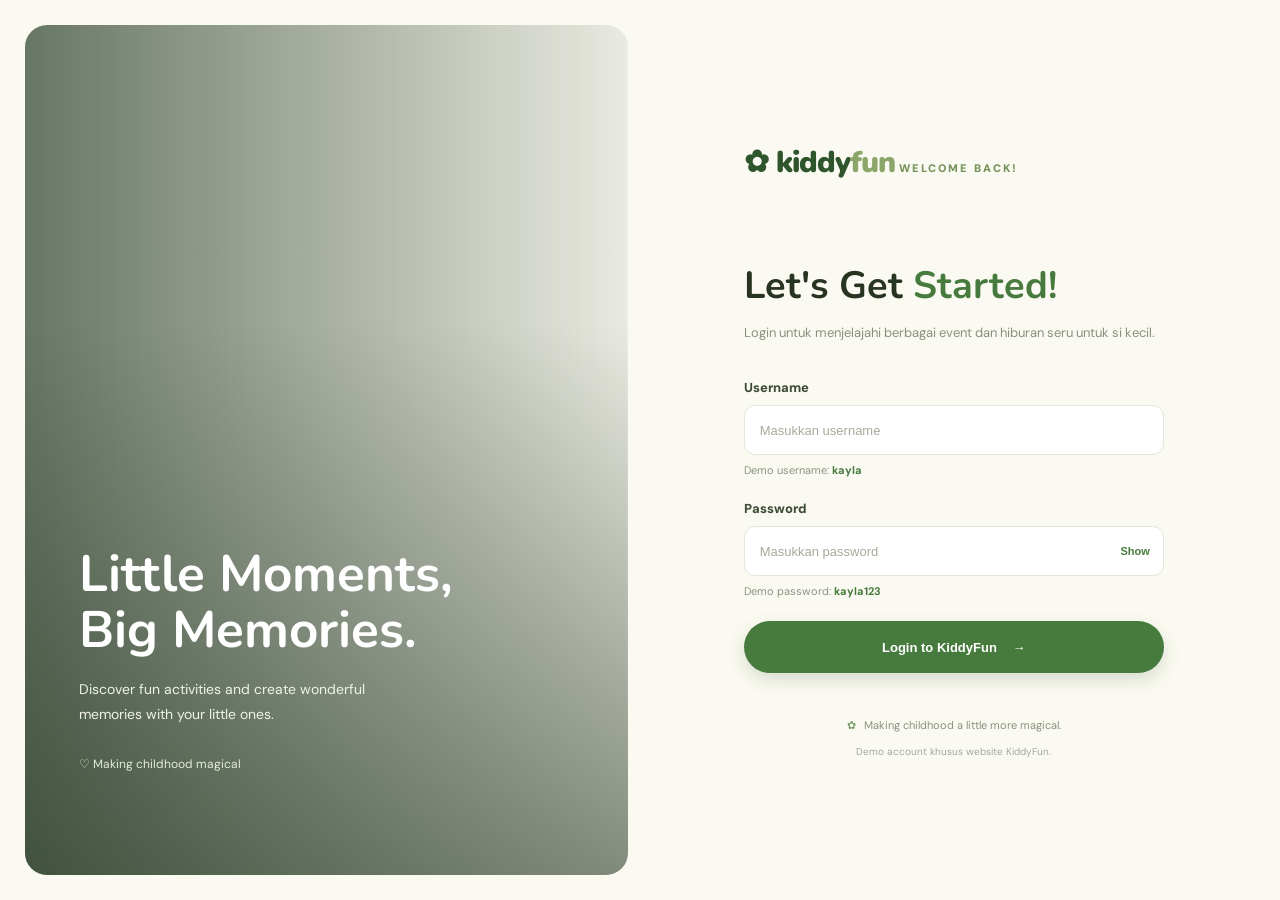
<file: index.html>
<!DOCTYPE html>
<html lang="id">
<head>

<script>
  if (sessionStorage.getItem("kiddyfunLoggedIn") !== "true") {
      window.location.replace("login.html");
  }
</script>

  <meta charset="UTF-8">
  <meta name="viewport" content="width=device-width, initial-scale=1.0">
  <title>KiddyFun — Event Seru untuk Anak</title>
  <link rel="preconnect" href="https://fonts.googleapis.com">
  <link rel="preconnect" href="https://fonts.gstatic.com" crossorigin>
  <link href="https://fonts.googleapis.com/css2?family=DM+Sans:wght@400;500;600;700;800&family=Nunito:wght@600;700;800;900&display=swap" rel="stylesheet">
  <link rel="stylesheet" href="css/style.css">
</head>
<body>
  <header class="site-header">
    <a class="brand" href="#home"><span class="brand-mark">✿</span> kiddy<span>fun</span></a>
    <nav id="mainNav">
      <a href="#home" class="nav-link active">Home</a>
      <a href="#events" class="nav-link">Explore Events</a>
      <a href="#about" class="nav-link">About Us</a>
      <a href="#journey" class="nav-link">Event Journey</a>
    </nav>
    <div class="header-actions">
      <button class="text-button" id="ticketsButton">My Tickets <span class="ticket-count" id="ticketCount">0</span></button>
      <button class="primary-button small" id="loginButton">Join Us</button>
      <button class="text-button" id="logoutButton">
        Logout ↗
      </button>
      <button class="menu-toggle" id="menuToggle" aria-label="Buka menu">☰</button>
    </div>
  </header>

  <main>
    <section class="hero" id="home">
      <div class="hero-photo"></div>
      <div class="hero-shade"></div>
      <div class="hero-content">
        <span class="eyebrow light">✦ LITTLE MOMENTS, BIG MEMORIES</span>
        <h1>Make Their<br><em>Childhood</em> Magical.</h1>
        <p>Temukan event seru, aktivitas kreatif, dan pengalaman menyenangkan untuk si kecil bersama KiddyFun.</p>
        <a href="#events" class="primary-button">Explore Events <span>↗</span></a>
        <div class="hero-note"><span class="note-icon">♡</span><span>Play, learn, and grow together.</span></div>
      </div>
      <div class="hero-sticker">FUN<br><b>FOR</b><br>KIDS!</div>
      <div class="hero-bottom"><span>01 / 03</span><span class="hero-line"></span><span>Discover a world of fun</span></div>
    </section>

    <section class="quick-search">
      <div class="search-intro"><span class="eyebrow">FIND YOUR FUN</span><strong>Plan a happy day!</strong></div>
      <label class="search-field"><span>⌕</span><input id="searchInput" type="search" placeholder="Cari event, aktivitas, atau lokasi..."></label>
      <select id="categoryFilter" aria-label="Kategori event">
        <option value="all">Semua kategori</option>
        <option value="Kreativitas">Kreativitas</option>
        <option value="Festival">Festival</option>
        <option value="Edukasi">Edukasi</option>
        <option value="Petualangan">Petualangan</option>
      </select>
      <button class="primary-button search-button" id="searchButton">Find Event</button>
    </section>

    <section class="intro-section section-wrap" id="about">
      <div class="intro-image">
        <img src="https://images.unsplash.com/photo-1503454537195-1dcabb73ffb9?auto=format&fit=crop&w=900&q=85" alt="Anak-anak sedang bermain bersama">
        <div class="round-stamp">HAPPY<br>FAMILY<br>TIME ✿</div>
      </div>
      <div class="intro-copy">
        <span class="eyebrow">WELCOME TO KIDDYFUN</span>
        <h2>Small adventures.<br><em>Wonderful memories.</em></h2>
        <p>KiddyFun adalah platform event dan hiburan anak yang membantu orang tua menemukan kegiatan positif untuk mengisi waktu bersama keluarga. Dari kelas kreatif hingga festival penuh permainan, selalu ada pengalaman baru untuk dicoba.</p>
        <div class="intro-points">
          <span>✓ Aktivitas sesuai usia</span><span>✓ Pendaftaran mudah</span><span>✓ Momen seru bersama keluarga</span>
        </div>
        <a href="#events" class="text-link">Kenali event kami <span>→</span></a>
      </div>
    </section>

    <section class="events-section" id="events">
      <div class="section-wrap">
        <div class="section-heading">
          <div><span class="eyebrow">MAKE EVERY DAY SPECIAL</span><h2>Find Your Next <em>Adventure</em></h2><p>Pilih pengalaman menyenangkan untuk si kecil.</p></div>
          <div class="slider-arrows"><button id="clearFilter" class="outline-button">Reset filter ↺</button></div>
        </div>
        <div class="event-grid" id="eventGrid"></div>
        <p class="empty-message hidden" id="emptyMessage">Event tidak ditemukan. Coba kata kunci atau kategori lain, ya!</p>
      </div>
    </section>

    <section class="journey-section" id="journey">
      <div class="section-wrap">
        <div class="section-heading journey-heading">
          <div><span class="eyebrow">A LITTLE LOOK AT OUR COMMUNITY</span><h2>Every click brings <em>more smiles.</em></h2><p>Contoh data perjalanan pengguna KiddyFun dari melihat event hingga hadir di acara.</p></div>
          <div class="yield-box"><span>OVERALL CONVERSION</span><strong id="overallYield">15.8%</strong></div>
        </div>
        <div class="funnel-card">
          <div class="funnel-top"><div><strong>Event Registration Funnel</strong><small>Simulasi data pengguna · Data dummy</small></div><span class="data-tag">● LIVE DEMO</span></div>
          <div class="funnel-list" id="funnelList"></div>
          <div class="funnel-foot"><span>Angka dan persentase akan berubah saat simulasi pendaftaran dilakukan.</span><button id="resetDemo" class="text-link">Reset data demo ↺</button></div>
        </div>
        <div class="formula-grid">
          <article><span class="formula-icon">↗</span><strong>Conversion Rate</strong><p>Jumlah tahap berikutnya ÷ jumlah tahap sebelumnya × 100%.</p></article>
          <article><span class="formula-icon">↓</span><strong>Drop-off Rate</strong><p>100% − conversion rate. Menunjukkan pengguna yang tidak lanjut.</p></article>
          <article><span class="formula-icon">◎</span><strong>Overall Yield</strong><p>Total yang hadir ÷ total pengunjung × 100%.</p></article>
        </div>
      </div>
    </section>

    <section class="newsletter section-wrap">
      <div><span class="eyebrow light">LET THE FUN BEGIN</span><h2>Ready for a day<br>full of <em>smiles?</em></h2><p>Temukan kegiatan favorit si kecil bersama KiddyFun.</p></div>
      <a href="#events" class="light-button">Explore all events ↗</a>
      <span class="newsletter-doodle">✳</span>
    </section>
  </main>

  <footer class="site-footer"><a class="brand" href="#home"><span class="brand-mark">✿</span> kiddy<span>fun</span></a><p>Making childhood a little more magical.</p><span>© 2026 KiddyFun · Demo website dengan data dummy</span></footer>

  <div class="modal-backdrop hidden" id="registrationModal">
    <div class="modal">
      <button class="modal-close" data-close aria-label="Tutup">×</button>
      <span class="eyebrow">LET'S HAVE SOME FUN</span>
      <h2>Join the <em>Adventure!</em></h2>
      <p class="modal-event-name" id="modalEventName">Daftar event pilihanmu</p>
      <form id="registrationForm">
        <input type="hidden" id="selectedEventId">
        <label>Nama orang tua<input id="parentName" required placeholder="Nama lengkap"></label>
        <div class="form-row">
          <label>Nama anak<input id="childName" required placeholder="Nama anak"></label>
          <label>Usia anak<select id="childAge" required><option value="">Pilih usia</option><option>3 tahun</option><option>4 tahun</option><option>5 tahun</option><option>6 tahun</option><option>7 tahun</option><option>8 tahun</option><option>9 tahun</option><option>10 tahun</option><option>11 tahun</option><option>12 tahun</option></select></label>
        </div>
        <label>Email orang tua<input id="parentEmail" type="email" required placeholder="nama@email.com"></label>
        <label>Nomor WhatsApp<input id="parentPhone" type="tel" required placeholder="08xxxxxxxxxx"></label>
        <button class="primary-button full" type="submit">Confirm Registration <span>→</span></button>
        <small class="form-note">Demo: data pendaftaran disimpan di browser ini (localStorage), bukan dikirim ke server.</small>
      </form>
    </div>
  </div>

  <div class="modal-backdrop hidden" id="ticketsModal">
    <div class="modal tickets-modal">
      <button class="modal-close" data-close aria-label="Tutup">×</button>
      <span class="eyebrow">YOUR HAPPY MOMENTS</span><h2>My <em>Tickets</em></h2>
      <p>Daftar event yang sudah kamu ikuti.</p>
      <div id="ticketList" class="ticket-list"></div>
    </div>
  </div>
  <div class="toast" id="toast"></div>




<!-- KiddyBot Chat Widget -->
<div id="kiddybot-widget">

  <button id="kiddybot-toggle" type="button">💬</button>

  <div id="kiddybot-window" class="kiddybot-hidden">

      <!-- HEADER -->
      <div class="kiddybot-header">
          <div>
              <strong>🐻 KiddyBot</strong>
              <small>Teman mencari event si kecil</small>
          </div>
          <button id="kiddybot-close" type="button">×</button>
      </div>

      <!-- AREA PERCAKAPAN -->
      <div id="kiddybot-messages">
          <div class="kiddybot-message bot">
              Halo! 👋 Aku KiddyBot. Mau mencari event seru untuk si kecil?
          </div>
      </div>

      <!-- PERTANYAAN CEPAT -->
      <div class="kiddybot-quick-area">
          <div class="kiddybot-quick-title">
              Coba tanyakan ini, yuk! ✨
          </div>

          <div class="kiddybot-quick-questions">

              <button type="button" class="kiddybot-quick-btn"
                  data-question="Ada event untuk anak usia 5 tahun?">
                  Ada event untuk anak usia 5 tahun?
              </button>

              <button type="button" class="kiddybot-quick-btn"
                  data-question="Event apa saja yang ada di Depok?">
                  Event apa saja yang ada di Depok?
              </button>

              <button type="button" class="kiddybot-quick-btn"
                  data-question="Berapa harga Little Artist?">
                  Berapa harga Little Artist?
              </button>

              <button type="button" class="kiddybot-quick-btn"
                  data-question="Kapan jadwal Junior Science Lab?">
                  Kapan jadwal Junior Science Lab?
              </button>

              <button type="button" class="kiddybot-quick-btn"
                  data-question="Apa kegiatan Mini Nature Explorer?">
                  Apa kegiatan Mini Nature Explorer?
              </button>

              <button type="button" class="kiddybot-quick-btn"
                  data-question="Ada event kategori Festival?">
                  Ada event kategori Festival?
              </button>

          </div>
      </div>

      <!-- KOLOM INPUT -->
      <form id="kiddybot-form">
          <input
              type="text"
              id="kiddybot-input"
              placeholder="Tulis pertanyaan..."
              autocomplete="off"
              required
          >
          <button type="submit">➤</button>
      </form>

  </div>
</div>


<script src="js/main.js"></script>
</body>
</html>
</file>
<file: css/style.css>
:root{--green:#477a3d;--green-dark:#2f552d;--sage:#eaf0dc;--cream:#fbfaf2;--ink:#273421;--muted:#7e8877;--line:#e5e8dc;--white:#fff}
*{box-sizing:border-box}html{scroll-behavior:smooth}body{margin:0;background:var(--cream);color:var(--ink);font-family:"DM Sans",sans-serif}button,input,select{font:inherit}button,a{ -webkit-tap-highlight-color:transparent}a{text-decoration:none;color:inherit}.site-header{height:78px;position:sticky;top:0;z-index:20;background:rgba(251,250,242,.94);backdrop-filter:blur(14px);display:flex;align-items:center;justify-content:space-between;padding:0 max(calc((100% - 1200px)/2),5.5%);border-bottom:1px solid rgba(47,85,45,.08)}.brand{font:900 27px Nunito,sans-serif;color:var(--green-dark);display:flex;align-items:center;gap:7px;letter-spacing:-1.2px}.brand>span:last-child{color:#8ca66a;margin-left:-7px}.brand-mark{font-size:29px;color:#9ab66f}.site-header nav{display:flex;gap:35px;margin-left:60px}.nav-link{font-size:13px;font-weight:700;color:#5d6654;transition:.2s}.nav-link:hover,.nav-link.active{color:var(--green)}.header-actions{display:flex;align-items:center;gap:18px}.text-button{border:0;background:none;color:var(--ink);font-size:13px;font-weight:700;cursor:pointer}.ticket-count{display:inline-grid;place-items:center;background:var(--sage);color:var(--green-dark);width:21px;height:21px;border-radius:50%;margin-left:4px}.primary-button,.light-button,.outline-button{display:inline-flex;align-items:center;justify-content:center;gap:15px;border:0;border-radius:999px;background:var(--green);color:white;padding:14px 23px;font-weight:800;font-size:13px;cursor:pointer;box-shadow:0 7px 18px #315d3025;transition:.2s}.primary-button:hover{background:var(--green-dark);transform:translateY(-2px)}.primary-button.small{padding:11px 20px}.menu-toggle{display:none;border:0;background:none;font-size:24px;color:var(--green)}
.hero{height:560px;position:relative;overflow:hidden;color:white;background:#536e47}.hero-photo{position:absolute;inset:0;background-image:url("https://images.unsplash.com/photo-1478131143081-80f7f84ca84d?auto=format&fit=crop&w=2000&q=90");background-position:center 53%;background-size:cover;transform:scale(1.01)}.hero-shade{position:absolute;inset:0;background:linear-gradient(90deg,rgba(23,44,24,.75),rgba(27,48,25,.36) 48%,rgba(24,42,20,.05)),linear-gradient(0deg,rgba(20,39,19,.28),transparent 40%)}.hero-content{position:relative;z-index:1;padding:110px 0 0 max(calc((100% - 1120px)/2),8%);max-width:700px}.eyebrow{font-size:10px;letter-spacing:2px;font-weight:900;color:#78945c;display:block;margin-bottom:15px}.eyebrow.light{color:#d7e7bd}.hero h1{font:900 clamp(44px,6vw,72px)/.99 Nunito,sans-serif;letter-spacing:-2.5px;margin:0 0 20px}.hero h1 em,.section-heading h2 em,.intro-copy h2 em,.newsletter h2 em,.modal h2 em{font-style:normal;color:#c5d99c}.hero-content>p{font-size:15px;line-height:1.8;max-width:420px;color:#f0f1e9;margin-bottom:28px}.hero-content .primary-button{background:#e8efd9;color:var(--green-dark)}.hero-note{display:flex;align-items:center;gap:9px;margin-top:32px;font-size:12px;color:#e4ebd8}.note-icon{font-size:21px}.hero-sticker{position:absolute;z-index:1;right:12%;top:28%;width:105px;height:105px;border-radius:50%;background:#e8efd9;color:var(--green-dark);display:grid;place-content:center;text-align:center;font:900 17px/1.05 Nunito;transform:rotate(10deg);box-shadow:0 9px 25px #0002}.hero-sticker b{font-size:11px}.hero-bottom{position:absolute;bottom:24px;left:8%;right:8%;display:flex;align-items:center;gap:15px;font-size:10px;letter-spacing:1.5px;color:#e5ebdc}.hero-line{height:1px;width:75px;background:#d7e2c2}
.quick-search{position:relative;z-index:3;max-width:1050px;margin:-38px auto 0;background:#fff;border-radius:22px;box-shadow:0 14px 40px #334c251c;padding:19px 24px;display:flex;align-items:center;gap:17px}.search-intro{min-width:160px}.search-intro .eyebrow{font-size:9px;margin:0 0 4px}.search-intro strong{font:800 16px Nunito}.search-field{height:46px;display:flex;align-items:center;gap:9px;border:1px solid var(--line);border-radius:999px;padding:0 15px;flex:1;color:#87927d}.search-field span{font-size:24px}.search-field input{border:0;outline:0;width:100%;background:transparent;font-size:12px}.quick-search select{height:46px;border:1px solid var(--line);border-radius:999px;padding:0 16px;background:white;color:#66715e;font-size:12px;min-width:150px}.search-button{padding:14px 20px;white-space:nowrap}
.section-wrap{max-width:1120px;margin:0 auto;padding-left:25px;padding-right:25px}.intro-section{display:grid;grid-template-columns:1fr 1fr;gap:90px;align-items:center;padding-top:100px;padding-bottom:105px}.intro-image{position:relative;padding:0 30px 25px 0}.intro-image:before{content:"";position:absolute;left:22px;right:0;top:24px;bottom:0;border-radius:12px;background:#dce7c8}.intro-image img{width:100%;height:315px;object-fit:cover;border-radius:12px;position:relative;box-shadow:0 15px 35px #24351d20}.round-stamp{position:absolute;right:-5px;bottom:0;width:105px;height:105px;border-radius:50%;background:#fff;border:7px solid var(--cream);display:grid;place-content:center;text-align:center;color:var(--green);font:900 13px/1.2 Nunito;transform:rotate(-9deg)}.intro-copy h2,.section-heading h2,.newsletter h2,.modal h2{font:900 clamp(30px,4vw,43px)/1.08 Nunito;letter-spacing:-1.3px;margin:0 0 18px}.intro-copy h2 em,.section-heading h2 em{color:var(--green)}.intro-copy>p{font-size:13px;line-height:1.9;color:#7a8474;max-width:470px}.intro-points{display:grid;gap:9px;margin:22px 0;color:#5f7650;font-size:12px;font-weight:700}.text-link{display:inline-flex;gap:12px;align-items:center;color:var(--green);font-size:12px;font-weight:900;border:0;background:none;cursor:pointer;padding:0}.events-section{background:#eff3e3;padding:75px 0 85px}.section-heading{display:flex;justify-content:space-between;align-items:end;margin-bottom:32px}.section-heading h2{font-size:38px;margin-bottom:9px}.section-heading p{color:#84907c;font-size:13px;margin:0}.outline-button{background:transparent;border:1px solid #b8c8a8;color:var(--green);box-shadow:none;padding:11px 17px}.event-grid{display:grid;grid-template-columns:repeat(3,1fr);gap:23px}.event-card{background:white;border-radius:17px;overflow:hidden;box-shadow:0 10px 25px #3143290c;transition:.25s}.event-card:hover{transform:translateY(-6px);box-shadow:0 17px 32px #31432918}.event-image{height:190px;position:relative;overflow:hidden;background:#dfe8d5}.event-image img{width:100%;height:100%;object-fit:cover;transition:.4s}.event-card:hover .event-image img{transform:scale(1.05)}.event-category{position:absolute;top:14px;left:14px;border-radius:999px;padding:7px 12px;background:#fff;color:var(--green);font-size:10px;font-weight:900}.event-body{padding:19px 19px 20px}.event-meta{display:flex;gap:12px;color:#87917e;font-size:10px;margin-bottom:11px}.event-body h3{font:900 19px Nunito;margin:0 0 8px}.event-body p{font-size:11px;line-height:1.6;color:#899184;min-height:36px;margin:0 0 16px}.event-bottom{display:flex;justify-content:space-between;align-items:center;border-top:1px solid #edf0e9;padding-top:14px}.event-price{font-size:14px;font-weight:900;color:var(--green-dark)}.event-price small{display:block;font-size:9px;color:#9aa392;font-weight:500}.event-bottom button{padding:10px 15px;font-size:11px}.empty-message{text-align:center;color:#8a9480;padding:35px}.hidden{display:none!important}
.journey-section{padding:86px 0 90px;background:#fbfaf2}.journey-heading{align-items:center}.yield-box{background:#eaf0dc;border-radius:15px;padding:17px 24px;text-align:right;min-width:170px}.yield-box span{display:block;font-size:9px;letter-spacing:1.2px;color:#75886a;font-weight:900}.yield-box strong{font:900 30px Nunito;color:var(--green-dark)}.funnel-card{background:white;border:1px solid #e5eadc;border-radius:18px;padding:25px 28px 20px;box-shadow:0 12px 35px #35462a0c}.funnel-top{display:flex;justify-content:space-between;align-items:center;margin-bottom:22px}.funnel-top strong{display:block;font:900 18px Nunito}.funnel-top small{display:block;color:#9aa391;font-size:11px;margin-top:3px}.data-tag{font-size:9px;color:#6f9858;font-weight:900;letter-spacing:1px}.funnel-stage{margin:12px 0 17px}.stage-info{display:flex;align-items:center;justify-content:space-between;margin-bottom:7px;font-size:12px}.stage-info strong{font-weight:800}.stage-info span{font-weight:900;color:#3f7138}.funnel-track{height:33px;border-radius:999px;background:#eff3e9;overflow:hidden}.funnel-fill{height:100%;border-radius:999px;background:linear-gradient(90deg,#628b4b,#a6bf79);display:flex;align-items:center;justify-content:flex-end;padding-right:12px;color:white;font-size:10px;font-weight:900;min-width:3%;transition:width .5s}.stage-sub{font-size:10px;color:#a0a99a;margin-top:5px}.funnel-foot{border-top:1px solid #edf0e8;padding-top:15px;margin-top:18px;display:flex;justify-content:space-between;align-items:center;gap:15px;color:#9aa391;font-size:10px}.formula-grid{display:grid;grid-template-columns:repeat(3,1fr);gap:18px;margin-top:20px}.formula-grid article{background:#f0f3e8;border-radius:13px;padding:18px}.formula-icon{width:29px;height:29px;display:grid;place-items:center;background:#dce8ca;color:var(--green);border-radius:50%;font-weight:900;margin-bottom:10px}.formula-grid strong{font:900 14px Nunito}.formula-grid p{font-size:11px;line-height:1.6;color:#85907b;margin-bottom:0}
.newsletter{position:relative;overflow:hidden;background:hsl(107, 30%, 33%);border-radius:22px;margin-top:10px;margin-bottom:70px;padding:45px 55px;display:flex;align-items:center;justify-content:space-between;color:white}.newsletter h2{font-size:37px;margin-bottom:10px}.newsletter h2 em{color:#d4e6b5}.newsletter p{font-size:12px;color:#dce6d1}.light-button{background:#f4f5e9;color:var(--green-dark);position:relative;z-index:1}.newsletter-doodle{position:absolute;right:28%;top:-30px;font-size:180px;color:#ffffff12}.site-footer{border-top:1px solid var(--line);padding:28px max(calc((100% - 1120px)/2),5.5%);display:flex;align-items:center;justify-content:space-between;gap:20px}.site-footer .brand{font-size:21px}.site-footer .brand-mark{font-size:23px}.site-footer p,.site-footer>span{font-size:10px;color:#98a18f}
.modal-backdrop{position:fixed;inset:0;z-index:50;background:#1823169c;display:grid;place-items:center;padding:20px;overflow:auto}.modal{position:relative;width:min(100%,520px);max-height:92vh;overflow:auto;background:var(--cream);border-radius:22px;padding:34px;box-shadow:0 25px 80px #0003}.modal-close{position:absolute;right:20px;top:15px;border:0;background:none;font-size:28px;color:#77836d;cursor:pointer}.modal h2{font-size:32px;margin-bottom:7px}.modal h2 em{color:var(--green)}.modal>p,.modal-event-name{font-size:12px;color:#87917e;margin:0 0 22px}.modal form label{display:block;font-size:11px;font-weight:800;color:#65725d;margin:13px 0}.modal input,.modal select{display:block;width:100%;height:43px;border:1px solid #e0e6d7;border-radius:9px;padding:0 12px;margin-top:6px;background:#fff;outline:none;color:#394632;font-size:12px}.modal input:focus,.modal select:focus{border-color:#8eae76}.form-row{display:grid;grid-template-columns:1fr 1fr;gap:12px}.primary-button.full{width:100%;margin-top:13px}.form-note{display:block;text-align:center;color:#a0a99a;font-size:9px;margin-top:12px;line-height:1.5}.ticket-list{display:grid;gap:12px}.ticket-item{background:#fff;border:1px solid var(--line);border-radius:12px;padding:15px}.ticket-item strong{font:900 15px Nunito}.ticket-item p{font-size:11px;color:#8b9582;margin:5px 0}.ticket-code{font-size:10px;color:var(--green);font-weight:900}.empty-ticket{padding:24px;text-align:center;background:#f0f3e8;border-radius:12px;color:#89947f;font-size:12px}.toast{position:fixed;z-index:70;bottom:25px;left:50%;transform:translate(-50%,20px);background:#2f552d;color:white;border-radius:999px;padding:13px 20px;font-size:12px;font-weight:700;opacity:0;pointer-events:none;transition:.25s;box-shadow:0 10px 30px #0002}.toast.show{opacity:1;transform:translate(-50%,0)}
@media(max-width:900px){.site-header{padding:0 5%}.site-header nav{gap:17px;margin-left:15px}.quick-search{margin-left:5%;margin-right:5%;flex-wrap:wrap}.search-intro{width:100%}.search-field{min-width:45%}.intro-section{gap:40px}.hero-content{padding-left:7%}.event-grid{gap:15px}.event-image{height:160px}}
@media(max-width:650px){.site-header{height:68px}.site-header nav{display:none;position:absolute;top:68px;left:0;right:0;margin:0;padding:18px 6%;background:#fbfaf2;box-shadow:0 12px 20px #0001;flex-direction:column}.site-header nav.open{display:flex}.header-actions{gap:9px}.text-button{font-size:11px}.header-actions .primary-button{padding:9px 13px;font-size:11px}.menu-toggle{display:block}.hero{height:550px}.hero-photo{background-position:58% center}.hero-content{padding:105px 7% 0}.hero h1{font-size:51px}.hero-content>p{font-size:13px;max-width:320px}.hero-sticker{right:7%;top:12%;width:78px;height:78px;font-size:13px}.hero-bottom{left:7%;right:7%}.quick-search{padding:18px;gap:10px;margin-top:-28px}.search-intro{min-width:100%}.search-field{min-width:100%;flex:auto}.quick-search select{flex:1;min-width:0}.search-button{flex:1}.intro-section{grid-template-columns:1fr;gap:35px;padding-top:70px;padding-bottom:70px}.intro-image img{height:250px}.intro-copy h2,.section-heading h2{font-size:32px}.events-section,.journey-section{padding:65px 0}.section-heading{align-items:flex-start;gap:18px;flex-direction:column}.event-grid{grid-template-columns:1fr}.event-image{height:205px}.journey-heading{flex-direction:column}.yield-box{width:100%;text-align:left}.funnel-card{padding:19px 15px}.funnel-top{gap:12px}.funnel-foot{align-items:flex-start;flex-direction:column}.formula-grid{grid-template-columns:1fr}.newsletter{margin:0 18px 45px;padding:35px 25px;display:block}.newsletter h2{font-size:32px}.newsletter .light-button{margin-top:18px}.site-footer{padding:25px;flex-wrap:wrap}.site-footer p{order:3;width:100%;margin:0}.form-row{grid-template-columns:1fr}.modal{padding:28px 22px}.hero-note{margin-top:23px}}



/* ===== KIDDYBOT CHAT WIDGET ===== */

#kiddybot-widget {
    position: fixed;
    bottom: 25px;
    right: 25px;
    z-index: 9999;
    font-family: inherit;
}

/* Tombol buka chat */
#kiddybot-toggle {
    width: 60px;
    height: 60px;
    border: none;
    border-radius: 50%;
    background: #66866d;
    color: white;
    font-size: 26px;
    cursor: pointer;
    box-shadow: 0 4px 15px rgba(0, 0, 0, 0.2);
    transition: 0.2s;
}

#kiddybot-toggle:hover {
    background: #4f7057;
    transform: scale(1.05);
}

/* Jendela chat */
#kiddybot-window {
    position: absolute;
    bottom: 75px;
    right: 0;
    width: 340px;
    height: 450px;
    background: #fffdf6;
    border-radius: 18px;
    overflow: hidden;
    box-shadow: 0 5px 25px rgba(0, 0, 0, 0.18);

    display: flex;
    flex-direction: column;
}

/* Sembunyikan jendela chat */
#kiddybot-window.kiddybot-hidden {
    display: none !important;
}

/* Header */
.kiddybot-header {
    flex-shrink: 0;
    background: #66866d;
    color: white;
    padding: 16px;
    display: flex;
    justify-content: space-between;
    align-items: center;
}

.kiddybot-header strong {
    display: block;
    font-size: 16px;
}

.kiddybot-header small {
    display: block;
    margin-top: 4px;
    font-size: 11px;
    opacity: 0.9;
}

#kiddybot-close {
    background: none;
    border: none;
    color: white;
    font-size: 25px;
    cursor: pointer;
}

/* Area percakapan */
#kiddybot-messages {
    flex: 1;
    min-height: 0;
    padding: 15px;
    overflow-y: auto;
    display: flex;
    flex-direction: column;
    gap: 12px;
}

.kiddybot-message {
    max-width: 85%;
    padding: 11px 13px;
    border-radius: 13px;
    font-size: 13px;
    line-height: 1.5;
    overflow-wrap: anywhere;
    white-space: pre-wrap;
}

.kiddybot-message.bot {
    align-self: flex-start;
    background: #e8eee5;
    color: #344b39;
}

.kiddybot-message.user {
    align-self: flex-end;
    background: #66866d;
    color: white;
}

/* Area pertanyaan cepat */
.kiddybot-quick-area {
    flex-shrink: 0;
    padding: 8px 12px 10px;
    background: #fffdf6;
    border-top: 1px solid #e8e5dc;
}

.kiddybot-quick-title {
    font-size: 12px;
    font-weight: 700;
    color: #526b56;
    margin: 0 0 8px;
}

.kiddybot-quick-questions {
    display: flex;
    flex-direction: column;
    align-items: flex-start;
    gap: 6px;
    max-height: 135px;
    overflow-y: auto;
}

.kiddybot-quick-btn {
    max-width: 100%;
    padding: 8px 11px;
    border: 1px solid #b9cbb8;
    border-radius: 15px;
    background: #fffdf6;
    color: #526b56;
    font-family: inherit;
    font-size: 11px;
    text-align: left;
    cursor: pointer;
    transition: 0.2s;
}

.kiddybot-quick-btn:hover {
    background: #66866d;
    color: white;
    border-color: #66866d;
}

/* Form input */
#kiddybot-form {
    flex-shrink: 0;
    display: flex;
    gap: 8px;
    padding: 12px;
    border-top: 1px solid #e8e5dc;
    background: white;
}

#kiddybot-input {
    flex: 1;
    min-width: 0;
    border: 1px solid #d9dfd5;
    border-radius: 20px;
    padding: 10px 13px;
    outline: none;
    font-size: 13px;
}

#kiddybot-input:focus {
    border-color: #66866d;
}

#kiddybot-form button {
    width: 38px;
    height: 38px;
    flex-shrink: 0;
    border: none;
    border-radius: 50%;
    background: #66866d;
    color: white;
    cursor: pointer;
    font-size: 17px;
}

#kiddybot-form button:hover {
    background: #4f7057;
}

/* Tampilan HP */
@media (max-width: 480px) {
    #kiddybot-widget {
        right: 15px;
        bottom: 15px;
    }

    #kiddybot-window {
        width: min(340px, calc(100vw - 30px));
        height: 430px;
    }
}



/* ===== KIDDYBOT QUICK QUESTIONS ===== */

.kiddybot-quick-title {
    font-size: 12px;
    font-weight: 700;
    color: #526b56;
    margin: 5px 0 0;
}

.kiddybot-quick-questions {
    display: flex;
    flex-direction: column;
    align-items: flex-start;
    gap: 8px;
}

.kiddybot-quick-btn {
    max-width: 100%;
    padding: 9px 12px;
    border: 1px solid #b9cbb8;
    border-radius: 15px;
    background: #fffdf6;
    color: #526b56;
    font-family: inherit;
    font-size: 11px;
    text-align: left;
    cursor: pointer;
    transition: 0.2s;
}

.kiddybot-quick-btn:hover {
    background: #66866d;
    color: white;
    border-color: #66866d;
    transform: translateX(3px);
}
</file>
<file: css/login.css>
* {
    margin: 0;
    padding: 0;
    box-sizing: border-box;
}

body {
    font-family: "DM Sans", Arial, sans-serif;
    background: #fbfaf2;
    color: #273421;
}

/* Layout utama */

.login-container {
    min-height: 100vh;
    display: grid;
    grid-template-columns: 1fr 1fr;
    padding: 25px;
    gap: 25px;
}

/* Bagian gambar */

.login-image {
    position: relative;
    min-height: 650px;
    border-radius: 22px;
    overflow: hidden;

    background-image:
        linear-gradient(
            90deg,
            rgba(25, 48, 25, 0.65),
            rgba(25, 48, 25, 0.08)
        ),
        url("https://images.unsplash.com/photo-1478131143081-80f7f84ca84d?auto=format&fit=crop&w=1200&q=85");

    background-size: cover;
    background-position: center;
}

.image-overlay {
    position: absolute;
    inset: 0;
    background: linear-gradient(
        0deg,
        rgba(26, 45, 24, 0.5),
        transparent 65%
    );
}

.image-content {
    position: absolute;
    left: 9%;
    bottom: 12%;
    color: white;
    z-index: 2;
}

.image-content h1 {
    font-family: "Nunito", sans-serif;
    font-size: clamp(35px, 4vw, 55px);
    line-height: 1.1;
    margin-bottom: 18px;
}

.image-content p {
    font-size: 14px;
    line-height: 1.8;
    max-width: 350px;
    color: #f0f2e8;
    margin-bottom: 25px;
}

.image-content span {
    font-size: 12px;
    color: #e4ebd8;
}

/* Form login */

.login-form-container {
    display: flex;
    justify-content: center;
    align-items: center;
    padding: 30px;
}

.login-form {
    width: 100%;
    max-width: 420px;
}

/* Logo */

.brand {
    display: inline-block;
    font-family: "Nunito", sans-serif;
    font-size: 30px;
    font-weight: 900;
    color: #2f552d;
    text-decoration: none;
    margin-bottom: 65px;
    letter-spacing: -1px;
}

.brand span {
    color: #8ca66a;
}

/* Judul */

.welcome-label {
    color: #78945c;
    font-size: 11px;
    font-weight: 900;
    letter-spacing: 2px;
}

.login-form h2 {
    font-family: "Nunito", sans-serif;
    font-size: 38px;
    color: #273421;
    margin-top: 12px;
    margin-bottom: 10px;
}

.login-form h2 em {
    color: #477a3d;
    font-style: normal;
}

.description {
    color: #87917e;
    font-size: 13px;
    line-height: 1.8;
    margin-bottom: 35px;
}

/* Input */

.form-group {
    margin-bottom: 23px;
}

.form-group label {
    display: block;
    font-size: 13px;
    font-weight: 800;
    margin-bottom: 9px;
    color: #3c4b34;
}

.form-group input {
    width: 100%;
    height: 50px;
    border: 1px solid #e1e7d9;
    border-radius: 11px;
    padding: 0 15px;
    background: white;
    font-size: 13px;
    outline: none;
    color: #273421;
    transition: 0.2s;
}

.form-group input:focus {
    border-color: #789b65;
    box-shadow: 0 0 0 3px rgba(120, 155, 101, 0.12);
}

.form-group input::placeholder {
    color: #a4ac9c;
}

.form-group small {
    display: block;
    margin-top: 8px;
    font-size: 11px;
    color: #8a9581;
}

.form-group small b {
    color: #477a3d;
}

/* Password */

.password-wrapper {
    position: relative;
}

.password-wrapper input {
    padding-right: 65px;
}

.password-wrapper button {
    position: absolute;
    right: 14px;
    top: 50%;
    transform: translateY(-50%);
    border: none;
    background: transparent;
    color: #477a3d;
    font-weight: 800;
    font-size: 11px;
    cursor: pointer;
}

/* Error message */

#errorMessage {
    font-size: 12px;
    color: #c14b42;
    margin-bottom: 15px;
}

/* Login button */

.login-button {
    width: 100%;
    height: 52px;
    border: none;
    border-radius: 999px;
    background: #477a3d;
    color: white;
    font-size: 13px;
    font-weight: 800;
    cursor: pointer;
    box-shadow: 0 7px 18px rgba(49, 93, 48, 0.18);
    transition: 0.2s;
}

.login-button span {
    margin-left: 12px;
}

.login-button:hover {
    background: #2f552d;
    transform: translateY(-2px);
}

/* Footer */

.login-footer {
    text-align: center;
    margin-top: 45px;
    font-size: 11px;
    color: #87917e;
}

.login-footer span {
    color: #789b65;
    margin-right: 5px;
}

.demo-note {
    text-align: center;
    font-size: 10px;
    color: #a0a99a;
    margin-top: 13px;
}

/* Responsive HP */

@media (max-width: 800px) {

    .login-container {
        grid-template-columns: 1fr;
        padding: 15px;
    }

    .login-image {
        min-height: 300px;
    }

    .image-content {
        bottom: 10%;
    }

    .image-content h1 {
        font-size: 35px;
    }

    .login-form-container {
        padding: 35px 15px;
    }

    .brand {
        margin-bottom: 35px;
    }

    .login-form h2 {
        font-size: 32px;
    }

}
</file>
